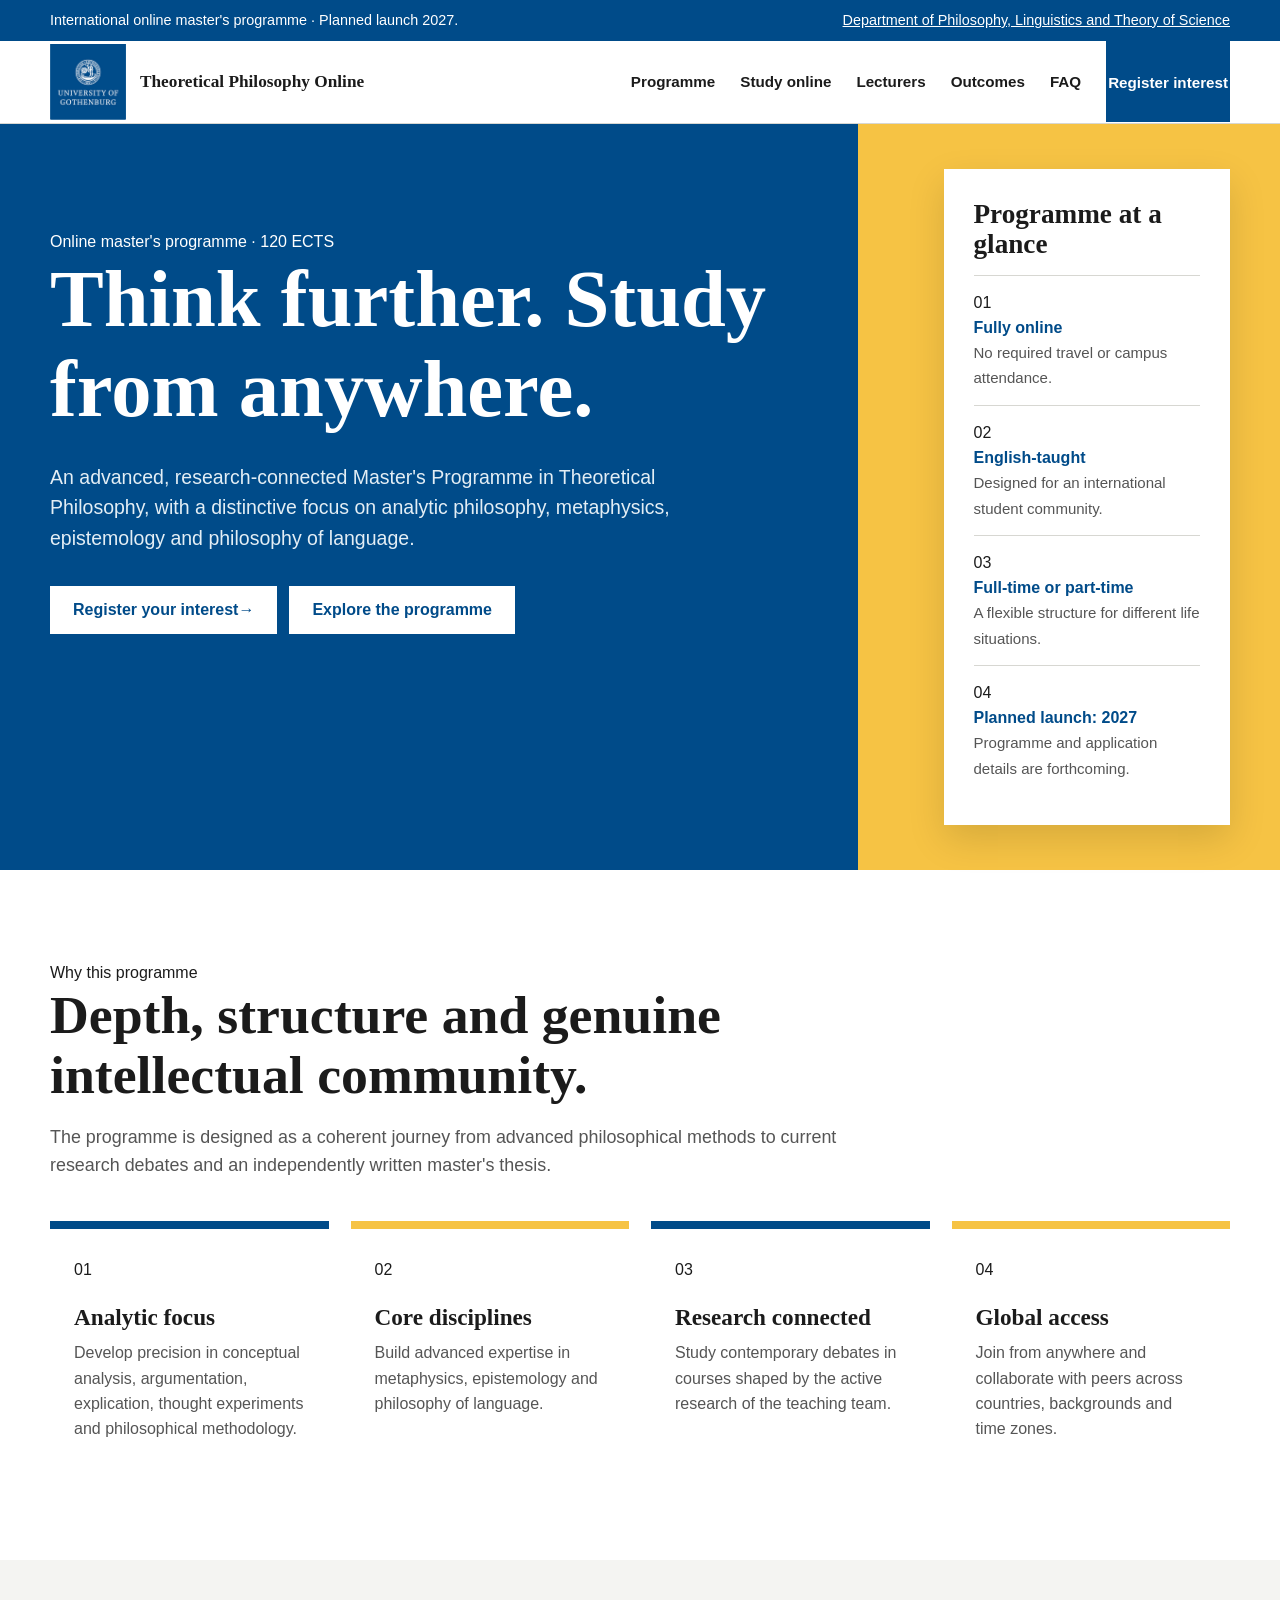
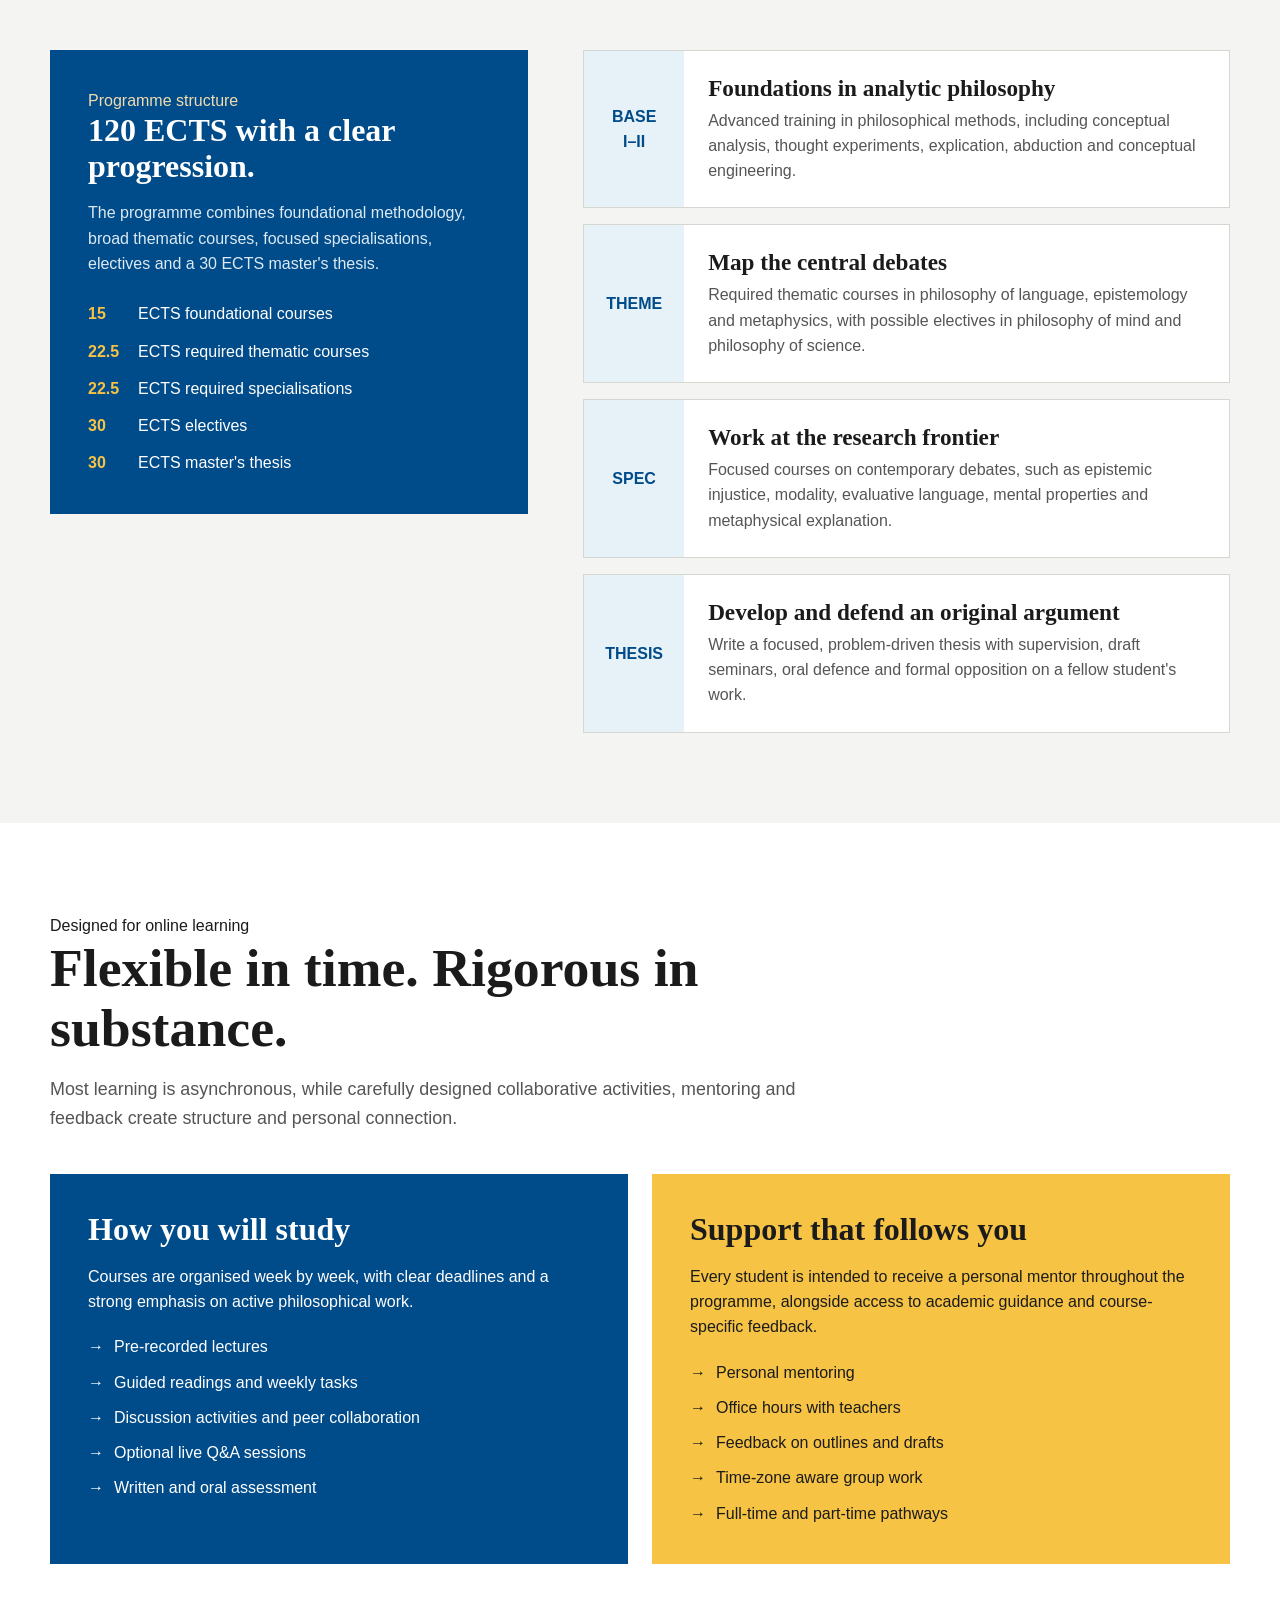
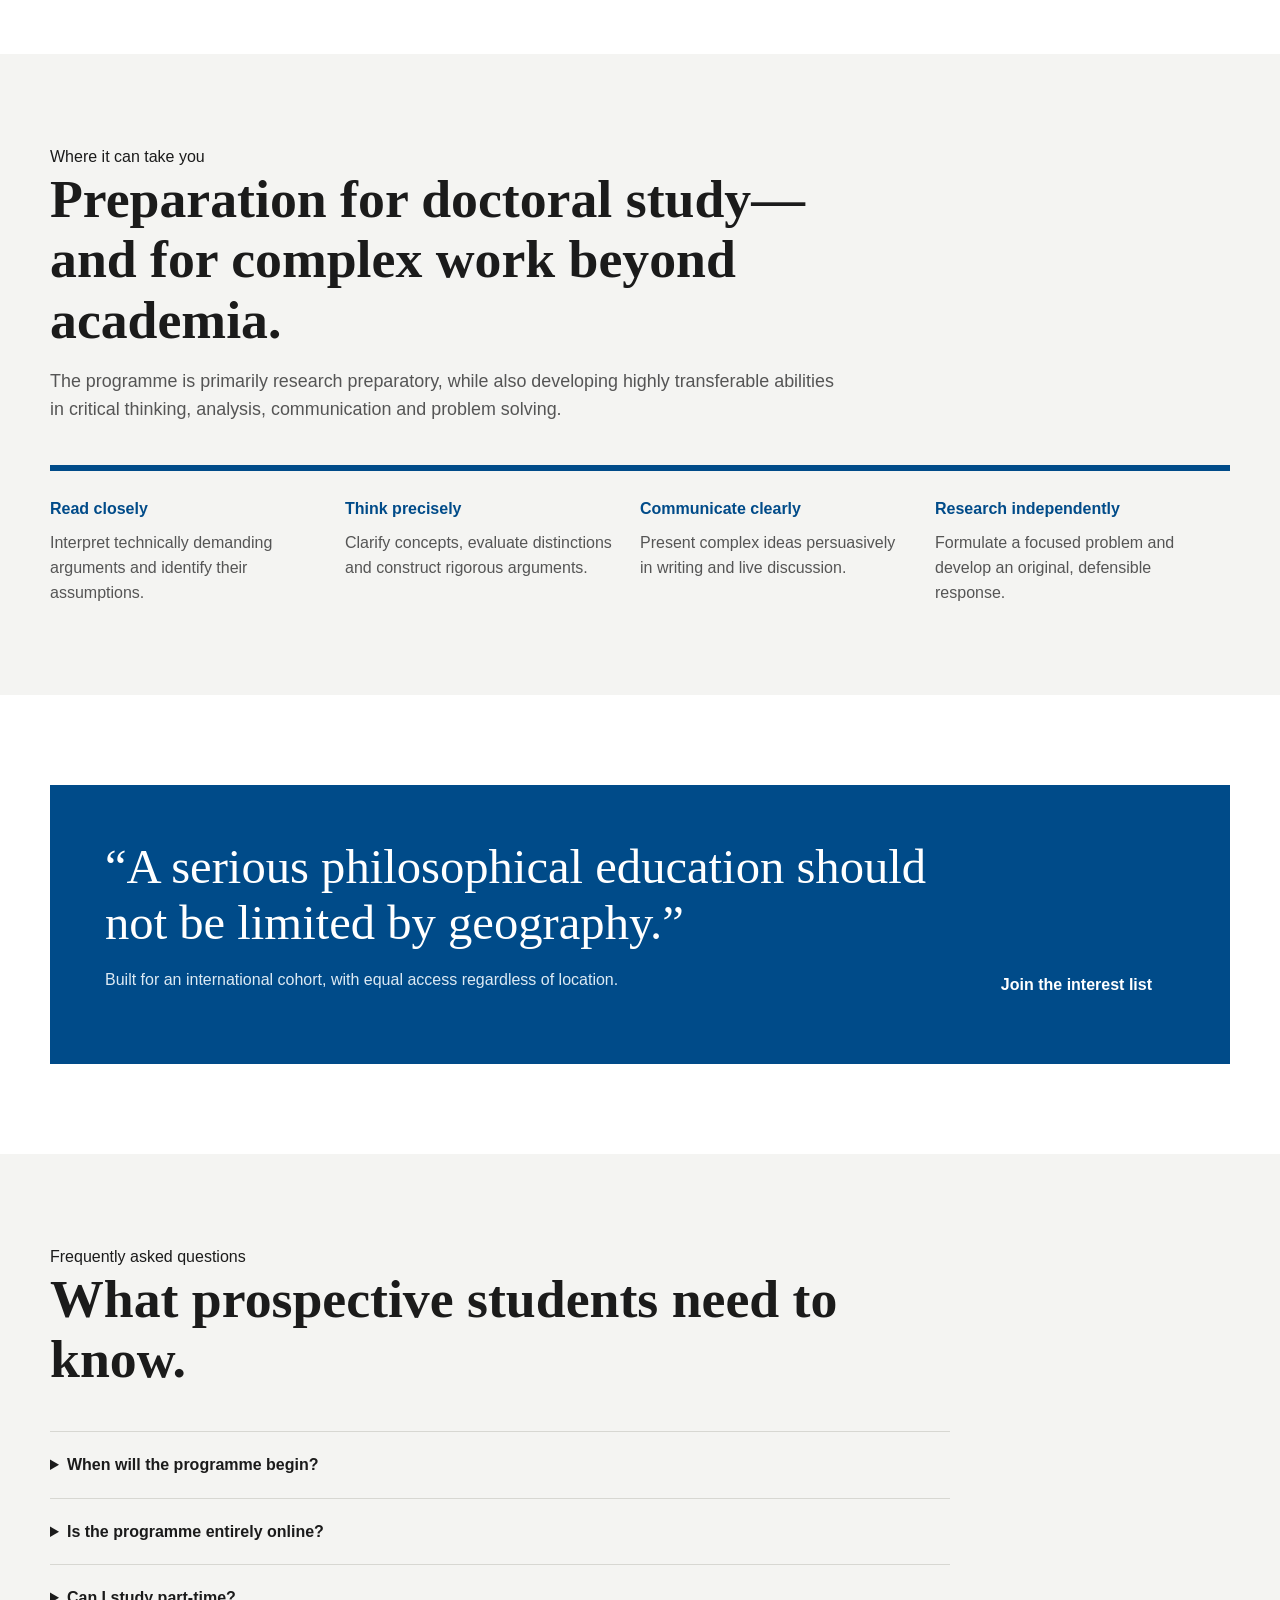
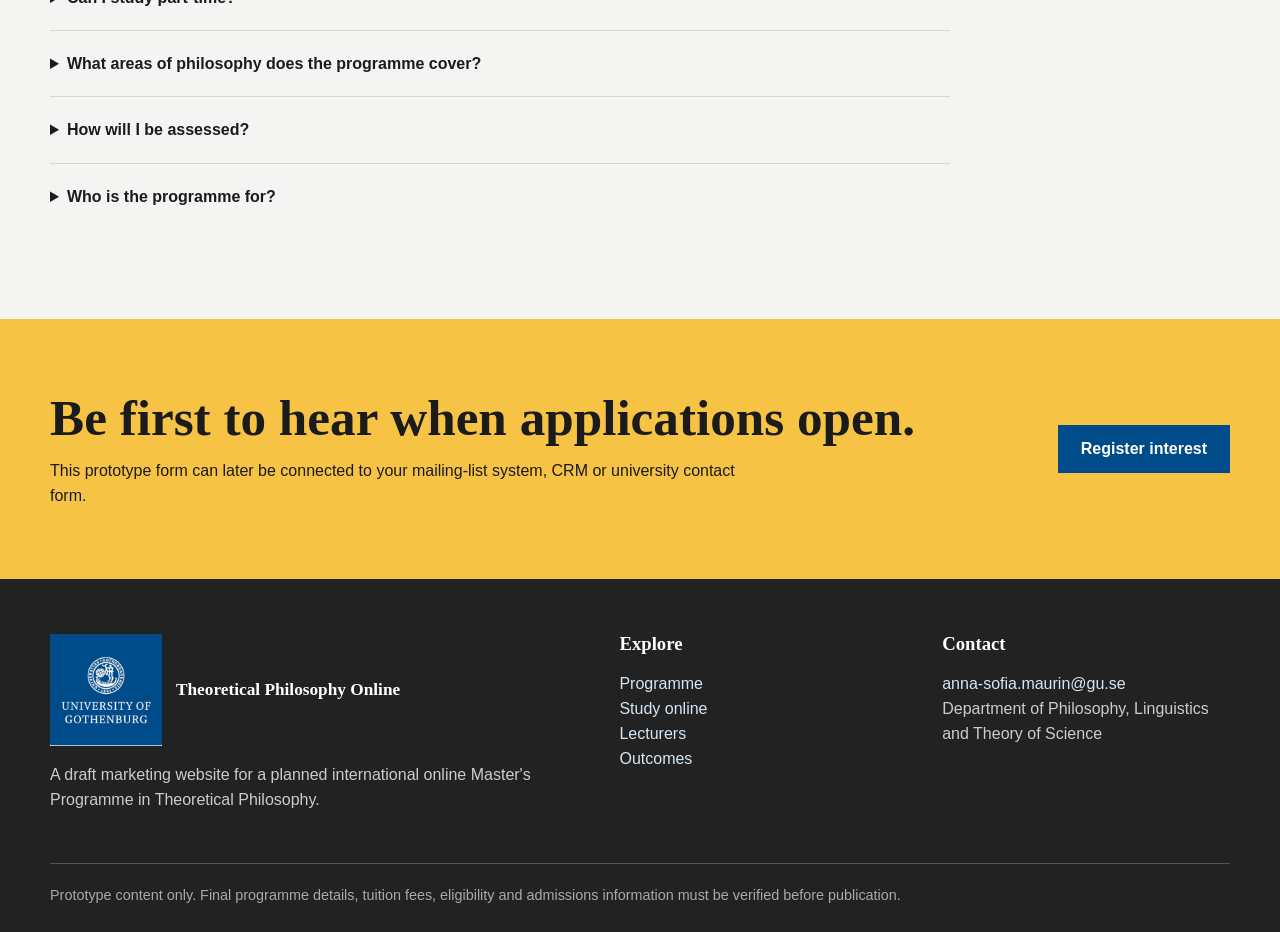
<file: index.html>
<!DOCTYPE html>
<html lang="en">
<head>
  <meta charset="UTF-8" />
  <meta name="viewport" content="width=device-width, initial-scale=1.0" />
  <meta name="description" content="A fully online Master's Programme in Theoretical Philosophy, focused on analytic philosophy, metaphysics, epistemology and philosophy of language." />
  <title>Online Master's in Theoretical Philosophy</title>
  <link rel="stylesheet" href="style.css" />
</head>
<body>
  <div class="topbar"><div class="wrap"><span>International online master's programme · Planned launch 2027.</span><a href="https://www.gu.se/en/flov">Department of Philosophy, Linguistics and Theory of Science</a></div></div>
  <header>
    <div class="wrap">
      <nav aria-label="Main navigation">
        <a class="brand" href="#top">
          <span class="gu-logo-crop" aria-hidden="true"><img src="images/university-of-gothenburg.png" alt=""></span><span class="brand-text"><strong>Theoretical Philosophy Online</strong></span>
        </a>
        <button class="menu" aria-label="Open menu" aria-expanded="false">☰</button>
        <div class="nav-links">
          <a href="#programme">Programme</a>
          <a href="#study-online">Study online</a>
          <a href="lecturers.html">Lecturers</a>
          <a href="#outcomes">Outcomes</a>
          <a href="#faq">FAQ</a>
          <a class="btn btn-primary" href="#interest">Register interest</a>
        </div>
      </nav>
    </div>
  </header>

  <main id="top">
    <section class="hero">
      <div class="wrap hero-grid">
        <div class="hero-copy">
          <div class="eyebrow">Online master's programme · 120 ECTS</div>
          <h1>Think further. Study from anywhere.</h1>
          <p>An advanced, research-connected Master's Programme in Theoretical Philosophy, with a distinctive focus on analytic philosophy, metaphysics, epistemology and philosophy of language.</p>
          <div class="hero-actions">
            <a class="btn btn-primary" href="#interest">Register your interest <span>→</span></a>
            <a class="btn btn-secondary" href="#programme">Explore the programme</a>
          </div>
        </div>
        <aside class="hero-side" aria-label="Programme facts"><div class="factbox">
          <h3>Programme at a glance</h3>
          <div class="fact"><div class="fact-icon">01</div><div><strong>Fully online</strong><span>No required travel or campus attendance.</span></div></div>
          <div class="fact"><div class="fact-icon">02</div><div><strong>English-taught</strong><span>Designed for an international student community.</span></div></div>
          <div class="fact"><div class="fact-icon">03</div><div><strong>Full-time or part-time</strong><span>A flexible structure for different life situations.</span></div></div>
          <div class="fact"><div class="fact-icon">04</div><div><strong>Planned launch: 2027</strong><span>Programme and application details are forthcoming.</span></div></div>
        </div></aside>
      </div>
    </section>

    <section class="section">
      <div class="wrap">
        <div class="section-head">
          <div class="eyebrow">Why this programme</div>
          <h2>Depth, structure and genuine intellectual community.</h2>
          <p>The programme is designed as a coherent journey from advanced philosophical methods to current research debates and an independently written master's thesis.</p>
        </div>
        <div class="pillar-grid">
          <article class="pillar"><div class="num">01</div><h3>Analytic focus</h3><p>Develop precision in conceptual analysis, argumentation, explication, thought experiments and philosophical methodology.</p></article>
          <article class="pillar"><div class="num">02</div><h3>Core disciplines</h3><p>Build advanced expertise in metaphysics, epistemology and philosophy of language.</p></article>
          <article class="pillar"><div class="num">03</div><h3>Research connected</h3><p>Study contemporary debates in courses shaped by the active research of the teaching team.</p></article>
          <article class="pillar"><div class="num">04</div><h3>Global access</h3><p>Join from anywhere and collaborate with peers across countries, backgrounds and time zones.</p></article>
        </div>
      </div>
    </section>

    <section class="section alt" id="programme">
      <div class="wrap programme-grid">
        <aside class="programme-note">
          <div class="eyebrow" style="color:#f2dcae">Programme structure</div>
          <h3>120 ECTS with a clear progression.</h3>
          <p>The programme combines foundational methodology, broad thematic courses, focused specialisations, electives and a 30 ECTS master's thesis.</p>
          <div class="mini-list">
            <div><b>15</b><span>ECTS foundational courses</span></div>
            <div><b>22.5</b><span>ECTS required thematic courses</span></div>
            <div><b>22.5</b><span>ECTS required specialisations</span></div>
            <div><b>30</b><span>ECTS electives</span></div>
            <div><b>30</b><span>ECTS master's thesis</span></div>
          </div>
        </aside>

        <div class="courses">
          <article class="course"><div class="course-code">BASE<br>I–II</div><div class="course-copy"><h3>Foundations in analytic philosophy</h3><p>Advanced training in philosophical methods, including conceptual analysis, thought experiments, explication, abduction and conceptual engineering.</p></div></article>
          <article class="course"><div class="course-code">THEME</div><div class="course-copy"><h3>Map the central debates</h3><p>Required thematic courses in philosophy of language, epistemology and metaphysics, with possible electives in philosophy of mind and philosophy of science.</p></div></article>
          <article class="course"><div class="course-code">SPEC</div><div class="course-copy"><h3>Work at the research frontier</h3><p>Focused courses on contemporary debates, such as epistemic injustice, modality, evaluative language, mental properties and metaphysical explanation.</p></div></article>
          <article class="course"><div class="course-code">THESIS</div><div class="course-copy"><h3>Develop and defend an original argument</h3><p>Write a focused, problem-driven thesis with supervision, draft seminars, oral defence and formal opposition on a fellow student's work.</p></div></article>
        </div>
      </div>
    </section>

    <section class="section" id="study-online">
      <div class="wrap">
        <div class="section-head">
          <div class="eyebrow">Designed for online learning</div>
          <h2>Flexible in time. Rigorous in substance.</h2>
          <p>Most learning is asynchronous, while carefully designed collaborative activities, mentoring and feedback create structure and personal connection.</p>
        </div>
        <div class="format-grid">
          <article class="format-card">
            <h3>How you will study</h3>
            <p>Courses are organised week by week, with clear deadlines and a strong emphasis on active philosophical work.</p>
            <div class="checklist">
              <div>Pre-recorded lectures</div>
              <div>Guided readings and weekly tasks</div>
              <div>Discussion activities and peer collaboration</div>
              <div>Optional live Q&amp;A sessions</div>
              <div>Written and oral assessment</div>
            </div>
          </article>
          <article class="format-card yellow">
            <h3>Support that follows you</h3>
            <p>Every student is intended to receive a personal mentor throughout the programme, alongside access to academic guidance and course-specific feedback.</p>
            <div class="checklist">
              <div>Personal mentoring</div>
              <div>Office hours with teachers</div>
              <div>Feedback on outlines and drafts</div>
              <div>Time-zone aware group work</div>
              <div>Full-time and part-time pathways</div>
            </div>
          </article>
        </div>
      </div>
    </section>

    <section class="section alt" id="outcomes">
      <div class="wrap">
        <div class="section-head">
          <div class="eyebrow">Where it can take you</div>
          <h2>Preparation for doctoral study—and for complex work beyond academia.</h2>
          <p>The programme is primarily research preparatory, while also developing highly transferable abilities in critical thinking, analysis, communication and problem solving.</p>
        </div>
        <div class="timeline">
          <div class="step"><b>Read closely</b><span>Interpret technically demanding arguments and identify their assumptions.</span></div>
          <div class="step"><b>Think precisely</b><span>Clarify concepts, evaluate distinctions and construct rigorous arguments.</span></div>
          <div class="step"><b>Communicate clearly</b><span>Present complex ideas persuasively in writing and live discussion.</span></div>
          <div class="step"><b>Research independently</b><span>Formulate a focused problem and develop an original, defensible response.</span></div>
        </div>
      </div>
    </section>

    <section class="section">
      <div class="wrap quote">
        <div>
          <blockquote>“A serious philosophical education should not be limited by geography.”</blockquote>
          <p>Built for an international cohort, with equal access regardless of location.</p>
        </div>
        <a class="btn" href="#interest">Join the interest list</a>
      </div>
    </section>

    <section class="section alt" id="faq">
      <div class="wrap">
        <div class="section-head">
          <div class="eyebrow">Frequently asked questions</div>
          <h2>What prospective students need to know.</h2>
        </div>
        <div class="faq">
          <details><summary>When will the programme begin?</summary><p>The full-scale programme is planned for 2027. Exact application dates, entry requirements and the first intake date will be published once formally confirmed.</p></details>
          <details><summary>Is the programme entirely online?</summary><p>Yes. The planned format is fully online, with no required campus attendance. Most teaching is asynchronous, supplemented by optional live sessions and selected collaborative activities.</p></details>
          <details><summary>Can I study part-time?</summary><p>Yes. The programme is planned in both full-time and part-time formats. The full-time route is designed for completion in two years, while the part-time route extends over four years.</p></details>
          <details><summary>What areas of philosophy does the programme cover?</summary><p>The core focus is analytic theoretical philosophy, especially metaphysics, epistemology and philosophy of language. Elective space may also include philosophy of mind, philosophy of science and related subjects.</p></details>
          <details><summary>How will I be assessed?</summary><p>Assessment will combine substantial written work, oral presentations or examinations, ongoing tasks and feedback on drafts. The thesis includes supervision, seminars, defence and opposition.</p></details>
          <details><summary>Who is the programme for?</summary><p>It is intended for students with a strong previous background in philosophy who want advanced, research-connected study and may be considering doctoral work or analytically demanding careers.</p></details>
        </div>
      </div>
    </section>

    <section class="cta" id="interest">
      <div class="wrap cta-box">
        <div>
          <h2>Be first to hear when applications open.</h2>
          <p>This prototype form can later be connected to your mailing-list system, CRM or university contact form.</p>
        </div>
        <a class="btn btn-primary" href="mailto:anna-sofia.maurin@gu.se?subject=Interest%20in%20Online%20Master%27s%20in%20Theoretical%20Philosophy">Register interest</a>
      </div>
    </section>
  </main>

  <footer>
    <div class="wrap">
      <div class="footer-grid">
        <div><a class="brand" href="#top" style="color:white"><span class="gu-logo-crop gu-logo-footer" aria-hidden="true"><img src="images/university-of-gothenburg.png" alt=""></span><span class="brand-text"><strong>Theoretical Philosophy Online</strong></span></a><p>A draft marketing website for a planned international online Master's Programme in Theoretical Philosophy.</p></div>
        <div><h3>Explore</h3><p><a href="#programme">Programme</a><br><a href="#study-online">Study online</a><br><a href="lecturers.html">Lecturers</a><br><a href="#outcomes">Outcomes</a></p></div>
        <div><h3>Contact</h3><p><a href="mailto:anna-sofia.maurin@gu.se">anna-sofia.maurin@gu.se</a><br>Department of Philosophy, Linguistics and Theory of Science</p></div>
      </div>
      <div class="fineprint">Prototype content only. Final programme details, tuition fees, eligibility and admissions information must be verified before publication.</div>
    </div>
  </footer>

  <script>
    const menuButton = document.querySelector('.menu');
    const navLinks = document.querySelector('.nav-links');
    menuButton.addEventListener('click', () => {
      const open = navLinks.classList.toggle('open');
      menuButton.setAttribute('aria-expanded', open ? 'true' : 'false');
    });
    document.querySelectorAll('.nav-links a').forEach(link => link.addEventListener('click', () => {
      navLinks.classList.remove('open');
      menuButton.setAttribute('aria-expanded', 'false');
    }));
  </script>
</body>
</html>
</file>
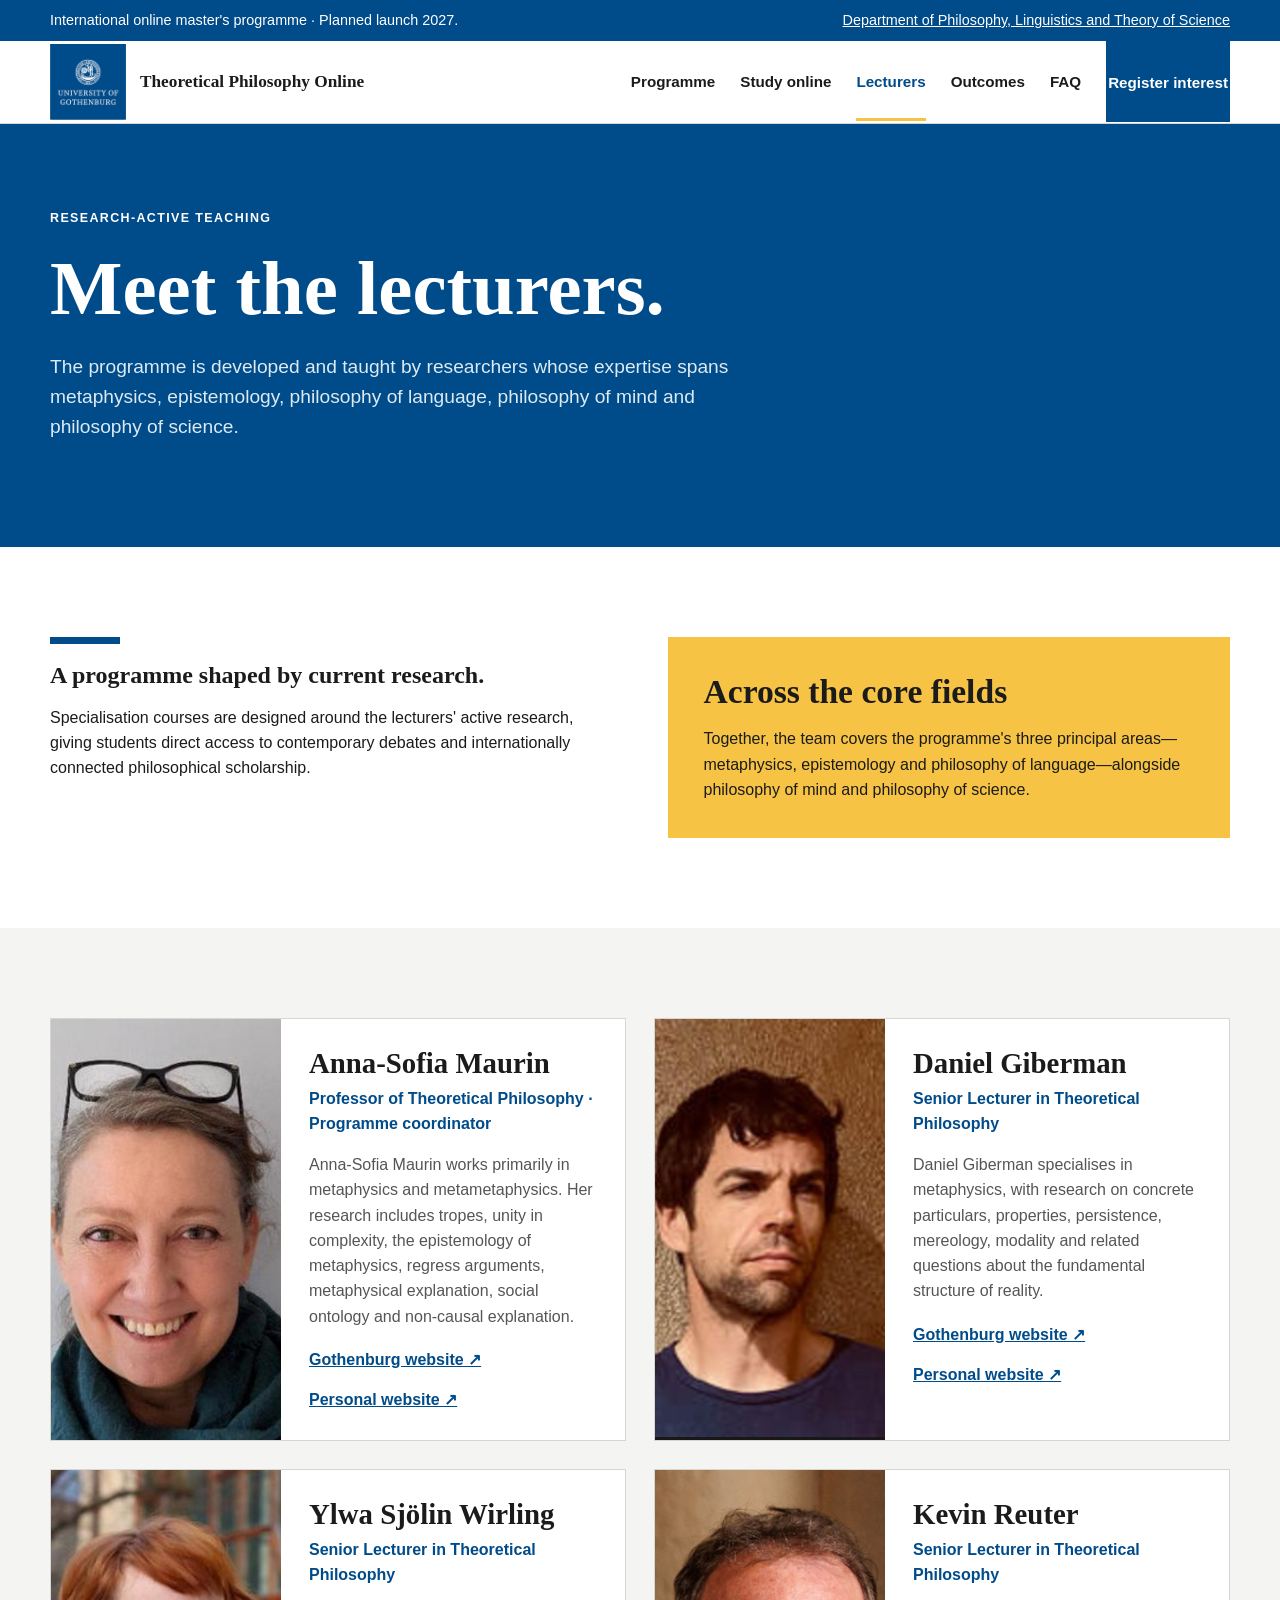
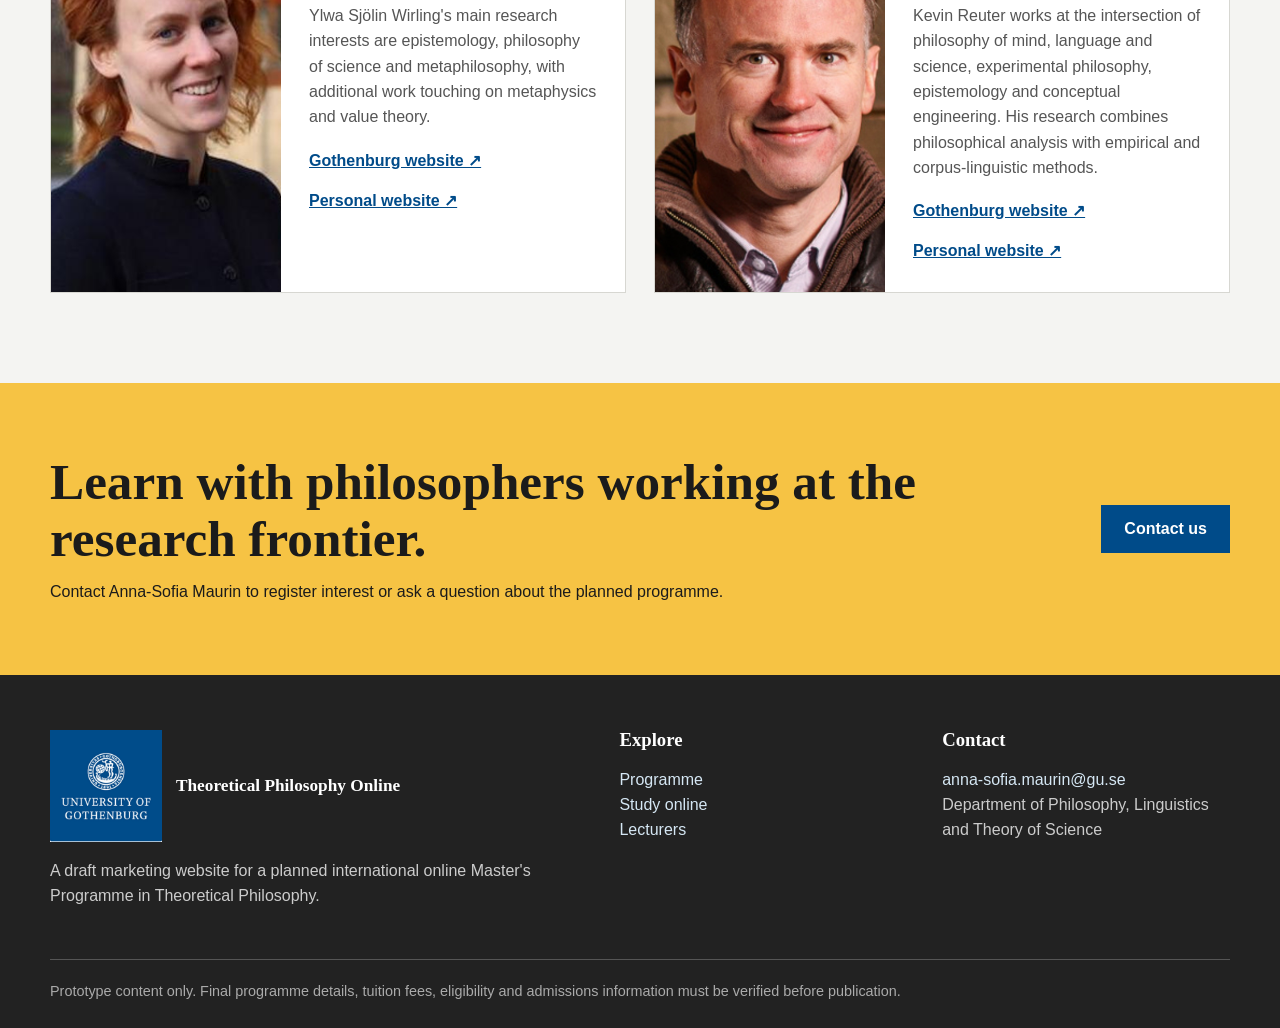
<file: lecturers.html>
<!DOCTYPE html>
<html lang="en">
<head>
  <meta charset="UTF-8" />
  <meta name="viewport" content="width=device-width, initial-scale=1.0" />
  <meta name="description" content="Meet the lecturers teaching the Online Master's Programme in Theoretical Philosophy at the University of Gothenburg." />
  <title>Lecturers | Online Master's in Theoretical Philosophy</title>
  <link rel="stylesheet" href="style.css" />
</head>
<body>
  <div class="topbar"><div class="wrap"><span>International online master's programme · Planned launch 2027.</span><a href="https://www.gu.se/en/flov">Department of Philosophy, Linguistics and Theory of Science</a></div></div>
  <header><div class="wrap"><nav aria-label="Main navigation">
    <a class="brand" href="index.html"><span class="gu-logo-crop" aria-hidden="true"><img src="images/university-of-gothenburg.png" alt=""></span><span class="brand-text"><strong>Theoretical Philosophy Online</strong></span></a>
    <button class="menu" aria-label="Open menu" aria-expanded="false">☰</button>
    <div class="nav-links"><a href="index.html#programme">Programme</a><a href="index.html#study-online">Study online</a><a class="active" href="lecturers.html">Lecturers</a><a href="index.html#outcomes">Outcomes</a><a href="index.html#faq">FAQ</a><a class="btn" href="index.html#interest">Register interest</a></div>
  </nav></div></header>
  <main>
    <section class="page-hero"><div class="wrap"><div class="kicker">Research-active teaching</div><h1>Meet the lecturers.</h1><p>The programme is developed and taught by researchers whose expertise spans metaphysics, epistemology, philosophy of language, philosophy of mind and philosophy of science.</p></div></section>
    <section class="section"><div class="wrap team-intro"><div><div class="blue-rule"></div><h2>A programme shaped by current research.</h2><p>Specialisation courses are designed around the lecturers' active research, giving students direct access to contemporary debates and internationally connected philosophical scholarship.</p></div><aside class="team-callout"><h2>Across the core fields</h2><p>Together, the team covers the programme's three principal areas—metaphysics, epistemology and philosophy of language—alongside philosophy of mind and philosophy of science.</p></aside></div></section>
    <section class="section alt"><div class="wrap staff-grid">
      <article class="staff-card"><div class="staff-photo"><img src="images/anna-sofia-maurin.png" alt="Portrait of Anna-Sofia Maurin" /></div><div class="staff-copy"><h2>Anna-Sofia Maurin</h2><div class="role">Professor of Theoretical Philosophy · Programme coordinator</div><p>Anna-Sofia Maurin works primarily in metaphysics and metametaphysics. Her research includes tropes, unity in complexity, the epistemology of metaphysics, regress arguments, metaphysical explanation, social ontology and non-causal explanation.</p><div class="staff-links"><a href="https://www.gu.se/en/about/find-staff/anna-sofiamaurin">Gothenburg website ↗</a><a href="https://annasofiamaurin.wordpress.com/">Personal website ↗</a></div></div></article>
      <article class="staff-card"><div class="staff-photo"><img src="images/daniel-giberman.png" alt="Portrait of Daniel Giberman" /></div><div class="staff-copy"><h2>Daniel Giberman</h2><div class="role">Senior Lecturer in Theoretical Philosophy</div><p>Daniel Giberman specialises in metaphysics, with research on concrete particulars, properties, persistence, mereology, modality and related questions about the fundamental structure of reality.</p><div class="staff-links"><a href="https://www.gu.se/en/about/find-staff/danielgiberman">Gothenburg website ↗</a><a href="https://www.danielgiberman.com/">Personal website ↗</a></div></div></article>
      <article class="staff-card"><div class="staff-photo"><img src="images/ylwa-sjolin-wirling.png" alt="Portrait of Ylwa Sjölin Wirling" /></div><div class="staff-copy"><h2>Ylwa Sjölin Wirling</h2><div class="role">Senior Lecturer in Theoretical Philosophy</div><p>Ylwa Sjölin Wirling's main research interests are epistemology, philosophy of science and metaphilosophy, with additional work touching on metaphysics and value theory.</p><div class="staff-links"><a href="https://www.gu.se/en/about/find-staff/ylwasjolinwirling">Gothenburg website ↗</a><a href="https://sites.google.com/view/ylwasjolinwirling/home">Personal website ↗</a></div></div></article>
      <article class="staff-card"><div class="staff-photo"><img src="images/kevin-reuter.png" alt="Portrait of Kevin Reuter" /></div><div class="staff-copy"><h2>Kevin Reuter</h2><div class="role">Senior Lecturer in Theoretical Philosophy</div><p>Kevin Reuter works at the intersection of philosophy of mind, language and science, experimental philosophy, epistemology and conceptual engineering. His research combines philosophical analysis with empirical and corpus-linguistic methods.</p><div class="staff-links"><a href="https://www.gu.se/en/about/find-staff/kevinreuter">Gothenburg website ↗</a><a href="https://www.kevinreuter.com/">Personal website ↗</a></div></div></article>
    </div></section>
    <section class="cta"><div class="wrap cta-box"><div><h2>Learn with philosophers working at the research frontier.</h2><p>Contact Anna-Sofia Maurin to register interest or ask a question about the planned programme.</p></div><a class="btn" href="mailto:anna-sofia.maurin@gu.se?subject=Online%20Master%27s%20in%20Theoretical%20Philosophy">Contact us</a></div></section>
  </main>
  <footer><div class="wrap"><div class="footer-grid"><div><a class="brand" href="index.html" style="color:white"><span class="gu-logo-crop gu-logo-footer" aria-hidden="true"><img src="images/university-of-gothenburg.png" alt=""></span><span class="brand-text"><strong>Theoretical Philosophy Online</strong></span></a><p>A draft marketing website for a planned international online Master's Programme in Theoretical Philosophy.</p></div><div><h3>Explore</h3><p><a href="index.html#programme">Programme</a><br><a href="index.html#study-online">Study online</a><br><a href="lecturers.html">Lecturers</a></p></div><div><h3>Contact</h3><p><a href="mailto:anna-sofia.maurin@gu.se">anna-sofia.maurin@gu.se</a><br>Department of Philosophy, Linguistics and Theory of Science</p></div></div><div class="fineprint">Prototype content only. Final programme details, tuition fees, eligibility and admissions information must be verified before publication.</div></div></footer>
  <script>const b=document.querySelector('.menu'),n=document.querySelector('.nav-links');b.addEventListener('click',()=>{const o=n.classList.toggle('open');b.setAttribute('aria-expanded',o?'true':'false')});</script>
</body>
</html>
</file>
<file: style.css>
:root{
  --gu-blue:#004B89;
  --gu-blue-dark:#004B89;
  --gu-blue-pale:#e7f1f8;
  --gu-yellow:#f6c344;
  --ink:#1b1b1b;
  --muted:#555;
  --paper:#fff;
  --soft:#f4f4f2;
  --line:#d7d7d2;
  --max:1180px;
}
*{box-sizing:border-box}html{scroll-behavior:smooth}body{margin:0;color:var(--ink);background:var(--paper);font-family:Arial,Helvetica,sans-serif;line-height:1.58}a{color:inherit}.wrap{width:min(calc(100% - 40px),var(--max));margin:auto}.topbar{background:var(--gu-blue-dark);color:#fff;padding:9px 20px;font-size:.9rem}.topbar .wrap{display:flex;justify-content:space-between;gap:20px}.topbar a{color:#fff}header{position:sticky;top:0;z-index:30;background:#fff;border-bottom:1px solid var(--line)}nav{min-height:82px;display:flex;align-items:center;justify-content:space-between;gap:28px}.brand{text-decoration:none;display:flex;align-items:center;gap:14px;font-weight:700}.gu-logo-crop{--logo-size:76px;position:relative;display:block;flex:0 0 var(--logo-size);width:var(--logo-size);height:var(--logo-size);overflow:hidden}.gu-logo-crop img{position:absolute;width:calc(var(--logo-size) * 1.875);max-width:none;height:auto;left:calc(var(--logo-size) * -0.4375);top:calc(var(--logo-size) * -0.109375)}.gu-logo-footer{--logo-size:112px}.brand-text small{display:block;text-transform:uppercase;letter-spacing:.08em;font-size:.65rem;color:var(--muted)}.brand-text strong{display:block;font-family:Georgia,serif;font-size:1.08rem}.nav-links{display:flex;align-items:center;gap:25px}.nav-links a{text-decoration:none;font-weight:700;font-size:.95rem;border-bottom:3px solid transparent;padding:28px 0 24px}.nav-links a:hover,.nav-links a.active{border-color:var(--gu-yellow);color:var(--gu-blue)}.btn{display:inline-flex;align-items:center;justify-content:center;min-height:48px;padding:0 21px;background:var(--gu-blue);color:#fff;text-decoration:none;font-weight:700;border:2px solid var(--gu-blue);transition:.2s}.btn:hover{background:var(--gu-blue-dark);border-color:var(--gu-blue-dark)}.btn-outline{background:transparent;color:var(--gu-blue)}.menu{display:none;border:0;background:none;font-size:1.6rem}.hero{background:linear-gradient(90deg,var(--gu-blue-dark) 0 67%,var(--gu-yellow) 67%);color:#fff}.hero-grid{display:grid;grid-template-columns:1.45fr .55fr;min-height:650px}.hero-copy{padding:105px 70px 95px 0}.kicker{text-transform:uppercase;letter-spacing:.11em;font-weight:700;font-size:.78rem;margin-bottom:18px}.hero h1,.page-hero h1,h2,h3{font-family:Georgia,'Times New Roman',serif;line-height:1.12;margin:0}.hero h1{font-size:clamp(3.2rem,6.3vw,6.4rem);max-width:850px}.hero p{font-size:1.22rem;max-width:700px;color:#e3eef5;margin:27px 0 32px}.hero-actions{display:flex;flex-wrap:wrap;gap:12px}.hero .btn{background:#fff;color:var(--gu-blue-dark);border-color:#fff}.hero .btn-outline{background:transparent;color:#fff}.hero-side{color:var(--ink);display:flex;align-items:flex-end;padding:45px 0 45px 38px}.factbox{background:#fff;padding:30px;width:100%;box-shadow:0 14px 35px rgba(0,0,0,.13)}.factbox h3{font-size:1.7rem;margin-bottom:15px}.fact{padding:14px 0;border-top:1px solid var(--line)}.fact strong{display:block;color:var(--gu-blue)}.fact span{font-size:.94rem;color:var(--muted)}.section{padding:90px 0}.section.alt{background:var(--soft)}.section-head{max-width:800px;margin-bottom:42px}.section-head h2{font-size:clamp(2.4rem,4.2vw,4.2rem)}.section-head p{font-size:1.12rem;color:var(--muted);margin:17px 0 0}.blue-rule{width:70px;height:7px;background:var(--gu-blue);margin-bottom:18px}.pillar-grid{display:grid;grid-template-columns:repeat(4,1fr);gap:22px}.pillar{border-top:8px solid var(--gu-blue);background:#fff;padding:28px 24px;min-height:245px}.pillar:nth-child(even){border-color:var(--gu-yellow)}.pillar h3{font-size:1.45rem;margin:22px 0 10px}.pillar p{color:var(--muted);margin:0}.programme-grid{display:grid;grid-template-columns:.85fr 1.15fr;gap:55px}.programme-note{background:var(--gu-blue);color:#fff;padding:38px;align-self:start;position:sticky;top:110px}.programme-note h3{font-size:2rem}.programme-note p{color:#dceaf4}.mini-list{display:grid;gap:12px;margin-top:25px}.mini-list b{display:inline-block;width:50px;color:var(--gu-yellow)}.courses{display:grid;gap:16px}.course{background:#fff;border:1px solid var(--line);display:grid;grid-template-columns:100px 1fr}.course-code{background:var(--gu-blue-pale);color:var(--gu-blue);font-weight:800;display:grid;place-items:center;text-align:center;padding:20px}.course-copy{padding:24px}.course h3{font-size:1.45rem;margin-bottom:7px}.course p{margin:0;color:var(--muted)}.format-grid{display:grid;grid-template-columns:1fr 1fr;gap:24px}.format-card{padding:38px;background:var(--gu-blue);color:#fff}.format-card.yellow{background:var(--gu-yellow);color:var(--ink)}.format-card h3{font-size:2rem;margin-bottom:14px}.checklist{display:grid;gap:10px;margin-top:20px}.checklist div:before{content:'→';font-weight:800;margin-right:10px}.timeline{display:grid;grid-template-columns:repeat(4,1fr);border-top:6px solid var(--gu-blue)}.step{padding:25px 24px 0 0}.step b{display:block;color:var(--gu-blue);margin-bottom:8px}.step span{color:var(--muted)}.quote{background:var(--gu-blue-dark);color:#fff;padding:55px;display:grid;grid-template-columns:1fr auto;gap:35px;align-items:end}.quote blockquote{font-family:Georgia,serif;font-size:clamp(2rem,3.8vw,3.8rem);line-height:1.14;margin:0}.quote p{color:#dceaf4}.faq{max-width:900px}.faq details{border-top:1px solid var(--line);padding:0}.faq summary{font-weight:700;cursor:pointer;padding:20px 0}.faq p{color:var(--muted);margin:0 0 20px}.cta{background:var(--gu-yellow);padding:70px 0}.cta-box{display:grid;grid-template-columns:1fr auto;gap:35px;align-items:center}.cta h2{font-size:clamp(2.2rem,4vw,4rem)}.cta p{margin:12px 0 0;max-width:720px}.page-hero{background:var(--gu-blue-dark);color:#fff;padding:85px 0}.page-hero h1{font-size:clamp(3rem,6vw,5.7rem);max-width:850px}.page-hero p{font-size:1.2rem;color:#dceaf4;max-width:730px}.staff-grid{display:grid;grid-template-columns:1fr 1fr;gap:28px}.staff-card{border:1px solid var(--line);background:#fff;display:grid;grid-template-columns:230px 1fr;min-height:310px}.staff-monogram{background:var(--gu-blue-pale);display:grid;place-items:center;font-family:Georgia,serif;font-size:3rem;color:var(--gu-blue)}.staff-card:nth-child(2n) .staff-monogram{background:#fff1bf;color:#6b4d00}.staff-copy{padding:28px}.staff-copy h2{font-size:1.8rem}.role{font-weight:700;color:var(--gu-blue);margin:6px 0 15px}.staff-copy p{color:var(--muted)}.staff-links{display:flex;flex-wrap:wrap;gap:15px;margin-top:18px}.staff-links a{color:var(--gu-blue);font-weight:700}.team-intro{display:grid;grid-template-columns:1fr 1fr;gap:55px;align-items:start}.team-callout{background:var(--gu-yellow);padding:36px}.team-callout h2{font-size:2.1rem}.team-callout p{margin-bottom:0}footer{background:#222;color:#fff;padding:55px 0 25px}.footer-grid{display:grid;grid-template-columns:1.3fr .7fr .7fr;gap:35px}footer a{color:#d5e7f4;text-decoration:none}footer p{color:#ccc}.fineprint{border-top:1px solid #555;padding-top:20px;margin-top:35px;color:#aaa;font-size:.9rem}
@media(max-width:920px){.menu{display:block}.nav-links{display:none;position:absolute;top:82px;left:0;right:0;background:#fff;padding:20px;flex-direction:column;align-items:flex-start;border-bottom:1px solid var(--line)}.nav-links.open{display:flex}.nav-links a{padding:8px 0}.hero{background:var(--gu-blue-dark)}.hero-grid,.programme-grid,.format-grid,.cta-box,.footer-grid,.team-intro{grid-template-columns:1fr}.hero-copy{padding:80px 0 40px}.hero-side{padding:0 0 55px}.programme-note{position:static}.pillar-grid,.timeline,.staff-grid{grid-template-columns:1fr 1fr}.quote{grid-template-columns:1fr}.staff-card{grid-template-columns:190px 1fr}}
@media(max-width:640px){.wrap{width:min(calc(100% - 24px),var(--max))}.topbar .wrap{display:block}.brand-text small{display:none}.brand-text strong{font-size:.9rem}.gu-logo-crop{--logo-size:60px}.gu-logo-footer{--logo-size:92px}.section{padding:65px 0}.pillar-grid,.timeline,.staff-grid{grid-template-columns:1fr}.course{grid-template-columns:1fr}.course-code{min-height:70px}.quote{padding:34px 24px}.staff-card{grid-template-columns:1fr}.staff-monogram{min-height:130px}.hero h1{font-size:3.3rem}}

/* Lecturer portraits */
.staff-photo{min-height:310px;overflow:hidden;background:var(--gu-blue-pale)}
.staff-photo img{display:block;width:100%;height:100%;min-height:310px;object-fit:cover;object-position:center top}
.staff-card:nth-child(1) .staff-photo img{object-position:center 24%}
.staff-card:nth-child(2) .staff-photo img{object-position:center 20%}
.staff-card:nth-child(3) .staff-photo img{object-position:center 18%}
.staff-card:nth-child(4) .staff-photo img{object-position:center 20%}
@media(max-width:920px){.staff-photo,.staff-photo img{min-height:300px}}
@media(max-width:640px){.staff-photo,.staff-photo img{height:340px;min-height:340px}}
</file>
